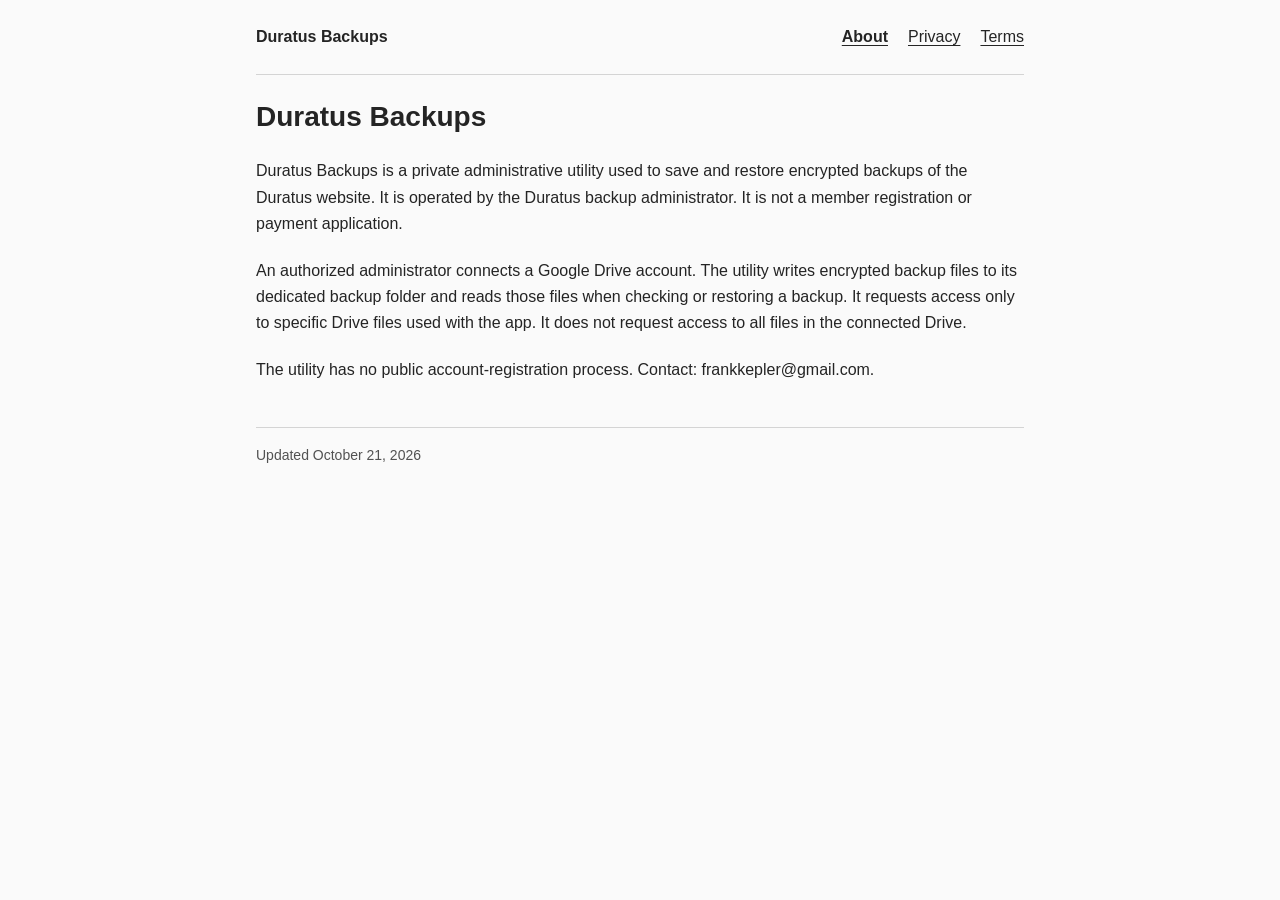
<file: index.html>
<!doctype html>
<html lang="en">
<head>
<meta charset="utf-8">
<meta name="viewport" content="width=device-width, initial-scale=1">
<title>Duratus Backups | Duratus Backups</title>
<meta name="description" content="Information about the private Duratus encrypted-backup utility.">
<link rel="stylesheet" href="styles.css">
</head>
<body>
<header><a href="index.html">Duratus Backups</a><nav aria-label="Information pages"><a href="index.html" aria-current="page">About</a> <a href="privacy.html">Privacy</a> <a href="terms.html">Terms</a></nav></header>
<main><h1>Duratus Backups</h1>
<p>Duratus Backups is a private administrative utility used to save and restore encrypted backups of the Duratus website. It is operated by the Duratus backup administrator. It is not a member registration or payment application.</p>
<p>An authorized administrator connects a Google Drive account. The utility writes encrypted backup files to its dedicated backup folder and reads those files when checking or restoring a backup. It requests access only to specific Drive files used with the app. It does not request access to all files in the connected Drive.</p>
<p>The utility has no public account-registration process. Contact: frankkepler@gmail.com.</p>
</main>
<footer>Updated October 21, 2026</footer>
</body>
</html>
</file>
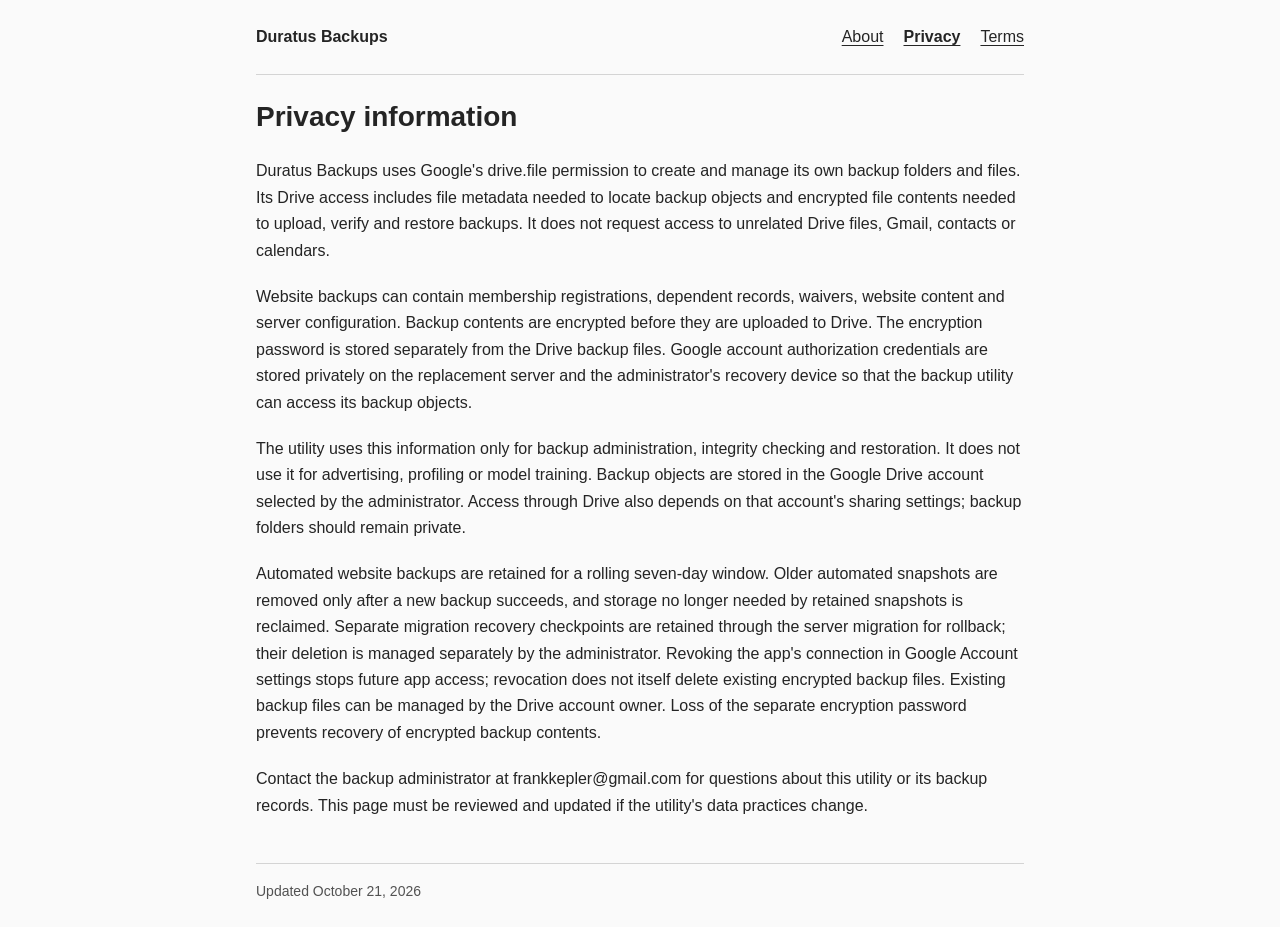
<file: privacy.html>
<!doctype html>
<html lang="en">
<head>
<meta charset="utf-8">
<meta name="viewport" content="width=device-width, initial-scale=1">
<title>Privacy information | Duratus Backups</title>
<meta name="description" content="Information about the private Duratus encrypted-backup utility.">
<link rel="stylesheet" href="styles.css">
</head>
<body>
<header><a href="index.html">Duratus Backups</a><nav aria-label="Information pages"><a href="index.html">About</a> <a href="privacy.html" aria-current="page">Privacy</a> <a href="terms.html">Terms</a></nav></header>
<main><h1>Privacy information</h1>
<p>Duratus Backups uses Google&#x27;s drive.file permission to create and manage its own backup folders and files. Its Drive access includes file metadata needed to locate backup objects and encrypted file contents needed to upload, verify and restore backups. It does not request access to unrelated Drive files, Gmail, contacts or calendars.</p>
<p>Website backups can contain membership registrations, dependent records, waivers, website content and server configuration. Backup contents are encrypted before they are uploaded to Drive. The encryption password is stored separately from the Drive backup files. Google account authorization credentials are stored privately on the replacement server and the administrator&#x27;s recovery device so that the backup utility can access its backup objects.</p>
<p>The utility uses this information only for backup administration, integrity checking and restoration. It does not use it for advertising, profiling or model training. Backup objects are stored in the Google Drive account selected by the administrator. Access through Drive also depends on that account&#x27;s sharing settings; backup folders should remain private.</p>
<p>Automated website backups are retained for a rolling seven-day window. Older automated snapshots are removed only after a new backup succeeds, and storage no longer needed by retained snapshots is reclaimed. Separate migration recovery checkpoints are retained through the server migration for rollback; their deletion is managed separately by the administrator. Revoking the app&#x27;s connection in Google Account settings stops future app access; revocation does not itself delete existing encrypted backup files. Existing backup files can be managed by the Drive account owner. Loss of the separate encryption password prevents recovery of encrypted backup contents.</p>
<p>Contact the backup administrator at frankkepler@gmail.com for questions about this utility or its backup records. This page must be reviewed and updated if the utility&#x27;s data practices change.</p>
</main>
<footer>Updated October 21, 2026</footer>
</body>
</html>
</file>
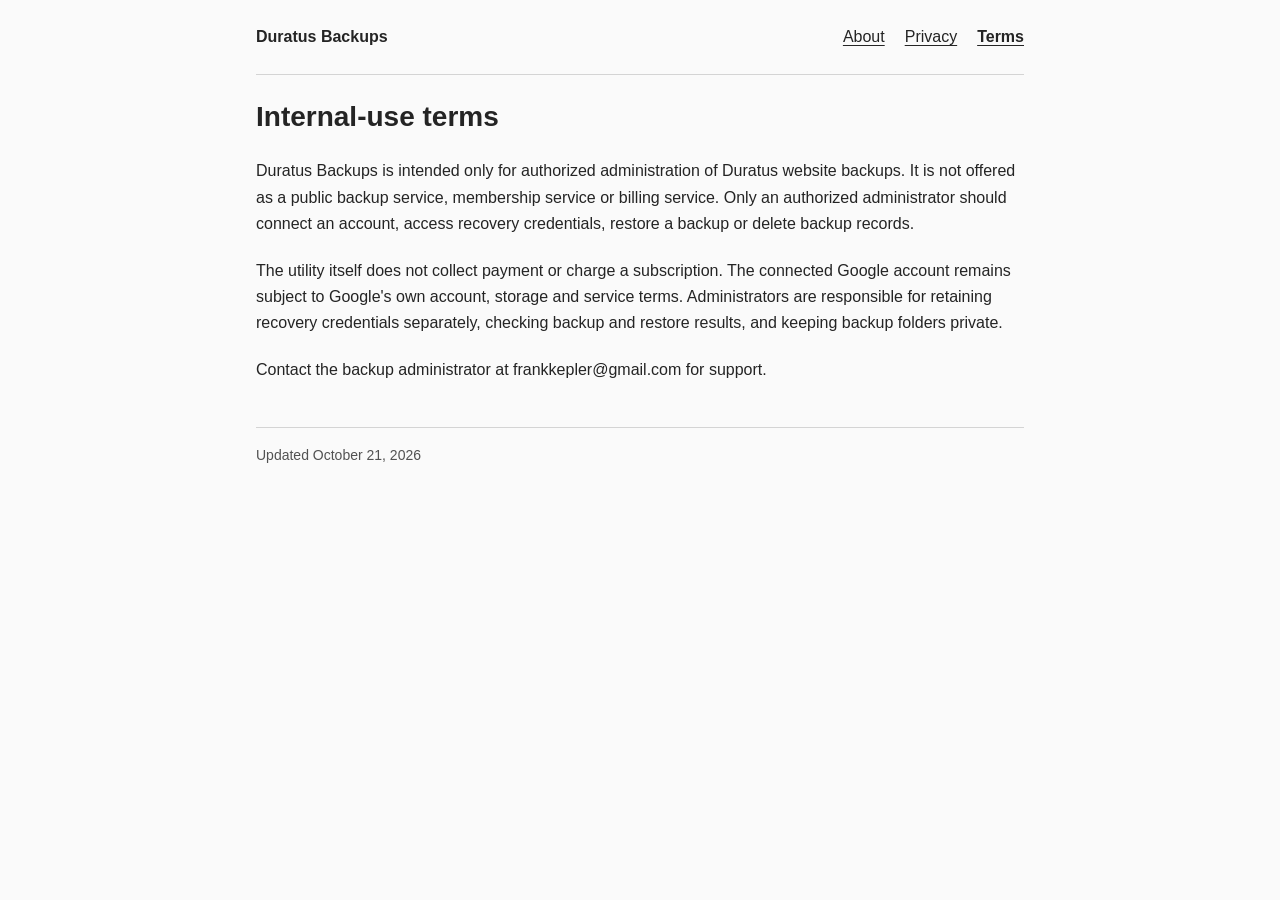
<file: terms.html>
<!doctype html>
<html lang="en">
<head>
<meta charset="utf-8">
<meta name="viewport" content="width=device-width, initial-scale=1">
<title>Internal-use terms | Duratus Backups</title>
<meta name="description" content="Information about the private Duratus encrypted-backup utility.">
<link rel="stylesheet" href="styles.css">
</head>
<body>
<header><a href="index.html">Duratus Backups</a><nav aria-label="Information pages"><a href="index.html">About</a> <a href="privacy.html">Privacy</a> <a href="terms.html" aria-current="page">Terms</a></nav></header>
<main><h1>Internal-use terms</h1>
<p>Duratus Backups is intended only for authorized administration of Duratus website backups. It is not offered as a public backup service, membership service or billing service. Only an authorized administrator should connect an account, access recovery credentials, restore a backup or delete backup records.</p>
<p>The utility itself does not collect payment or charge a subscription. The connected Google account remains subject to Google&#x27;s own account, storage and service terms. Administrators are responsible for retaining recovery credentials separately, checking backup and restore results, and keeping backup folders private.</p>
<p>Contact the backup administrator at frankkepler@gmail.com for support.</p>
</main>
<footer>Updated October 21, 2026</footer>
</body>
</html>
</file>
<file: styles.css>
html { color-scheme: light; background: #fafafa; color: #242424; font-family: "Helvetica Neue", Helvetica, sans-serif; line-height: 1.65; }
body { margin: 0 auto; max-width: 48rem; padding: 0 1.5rem; }
header { padding: 1.5rem 0; border-bottom: 1px solid #d4d4d4; display: flex; flex-wrap: wrap; align-items: center; justify-content: space-between; gap: 1rem; }
header > a { font-weight: 700; text-decoration: none; }
nav { display: flex; gap: 1.25rem; }
a { color: #242424; text-underline-offset: .2em; }
a[aria-current="page"] { font-weight: 700; }
a:focus-visible { outline: 2px solid currentColor; outline-offset: 4px; }
main { padding: 1.5rem 0; }
h1 { font-size: 1.75rem; line-height: 1.25; margin: 0 0 1.5rem; }
p { margin: 0 0 1.25rem; }
footer { padding: 1rem 0 1.5rem; border-top: 1px solid #d4d4d4; color: #525252; font-size: .875rem; }
@media (max-width: 30rem) { header { display: block; } nav { margin-top: .75rem; } }
</file>
